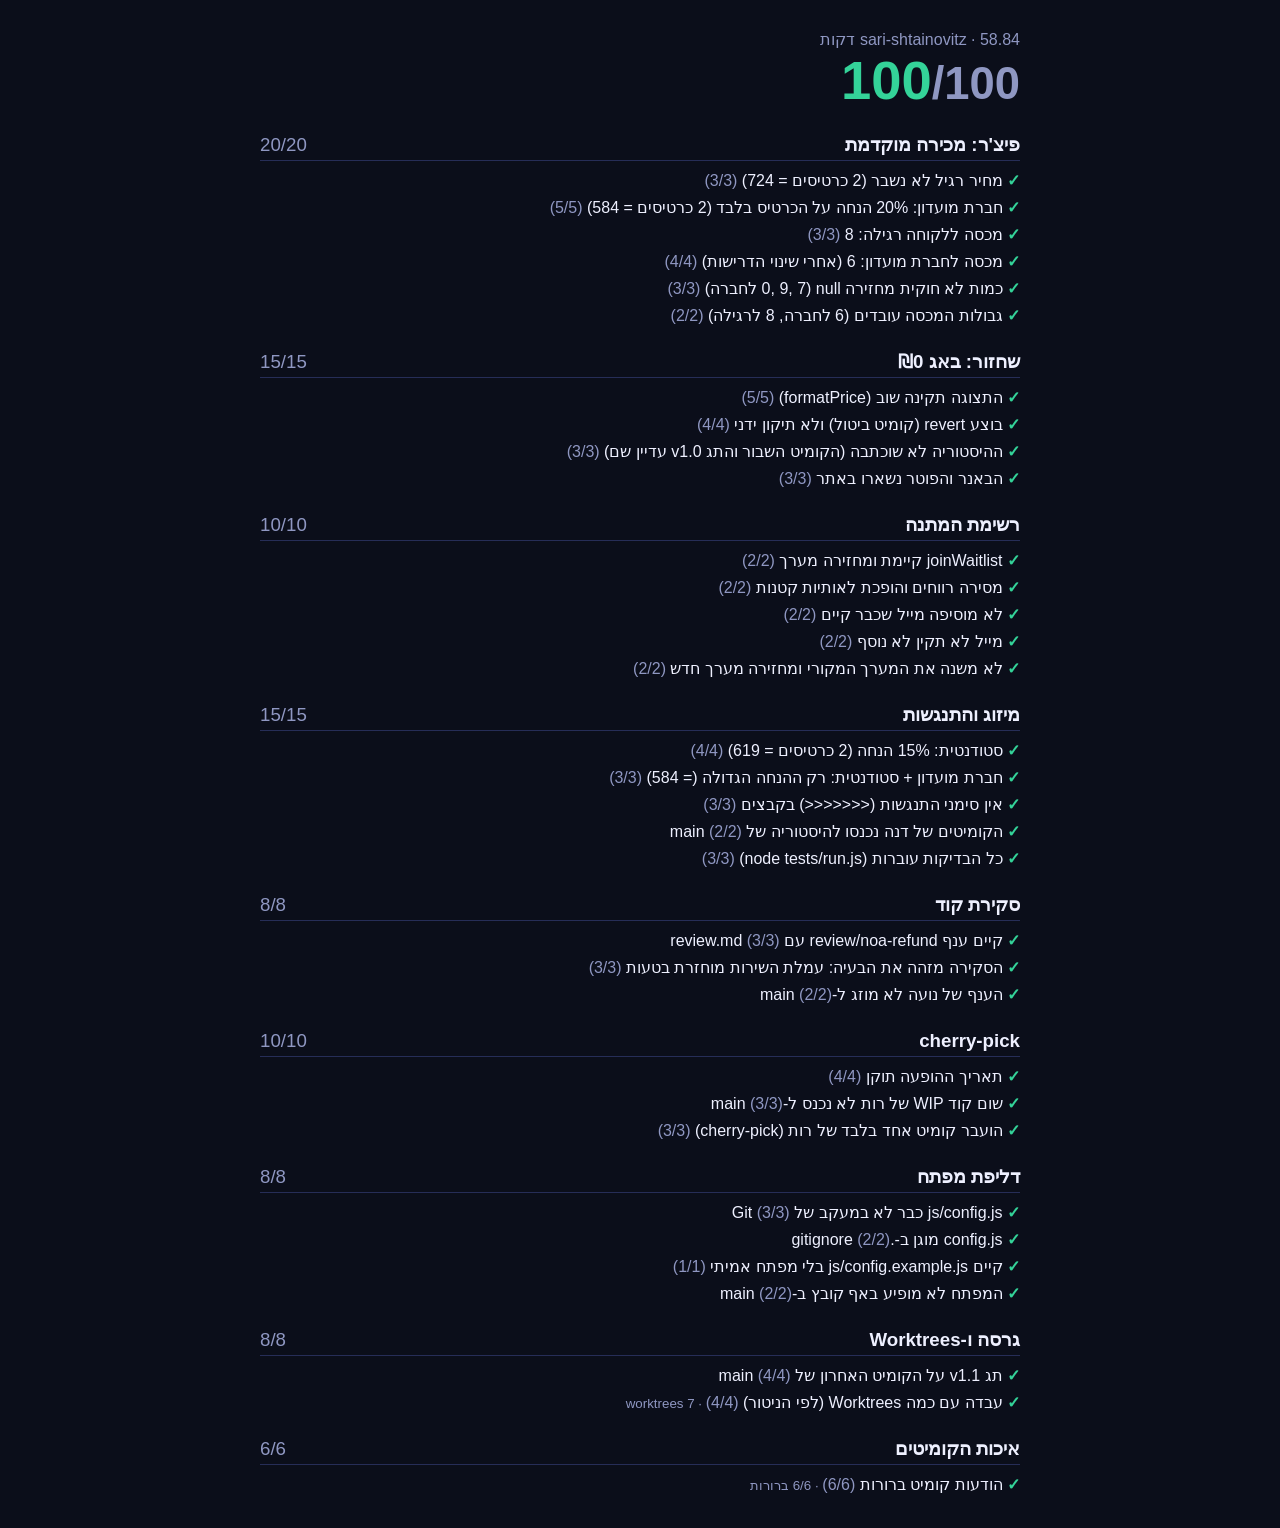
<file: report.html>
<!DOCTYPE html><html lang="he" dir="rtl"><head><meta charset="UTF-8"><title>דוח הגשה – sari-shtainovitz</title><style>body{font-family:"Segoe UI",Arial,sans-serif;background:#0b0e1a;color:#eef0ff;max-width:760px;margin:30px auto;padding:0 16px}.score{font-size:3.4rem;font-weight:800;color:#34d399}.meta{color:#8f97c2}h3{margin:22px 0 6px;border-bottom:1px solid #262d57;padding-bottom:4px}h3 span{float:left;color:#8f97c2;font-weight:400}ul{list-style:none;padding:0;margin:0}li{padding:4px 0}li.ok b{color:#34d399}li.part b{color:#facc15}li.no b{color:#ff5c6c}small,em{color:#8f97c2;font-style:normal}</style></head><body><div class="meta">sari-shtainovitz · 58.84 דקות</div><div class="score">100<small>/100</small></div><h3>פיצ'ר: מכירה מוקדמת <span>20/20</span></h3><ul><li class="ok"><b>✓</b> מחיר רגיל לא נשבר (2 כרטיסים = 724) <em>(3/3)</em></li><li class="ok"><b>✓</b> חברת מועדון: 20% הנחה על הכרטיס בלבד (2 כרטיסים = 584) <em>(5/5)</em></li><li class="ok"><b>✓</b> מכסה ללקוחה רגילה: 8 <em>(3/3)</em></li><li class="ok"><b>✓</b> מכסה לחברת מועדון: 6 (אחרי שינוי הדרישות) <em>(4/4)</em></li><li class="ok"><b>✓</b> כמות לא חוקית מחזירה null (0, 9, 7 לחברה) <em>(3/3)</em></li><li class="ok"><b>✓</b> גבולות המכסה עובדים (6 לחברה, 8 לרגילה) <em>(2/2)</em></li></ul><h3>שחזור: באג ₪0 <span>15/15</span></h3><ul><li class="ok"><b>✓</b> התצוגה תקינה שוב (formatPrice) <em>(5/5)</em></li><li class="ok"><b>✓</b> בוצע revert (קומיט ביטול) ולא תיקון ידני <em>(4/4)</em></li><li class="ok"><b>✓</b> ההיסטוריה לא שוכתבה (הקומיט השבור והתג v1.0 עדיין שם) <em>(3/3)</em></li><li class="ok"><b>✓</b> הבאנר והפוטר נשארו באתר <em>(3/3)</em></li></ul><h3>רשימת המתנה <span>10/10</span></h3><ul><li class="ok"><b>✓</b> joinWaitlist קיימת ומחזירה מערך <em>(2/2)</em></li><li class="ok"><b>✓</b> מסירה רווחים והופכת לאותיות קטנות <em>(2/2)</em></li><li class="ok"><b>✓</b> לא מוסיפה מייל שכבר קיים <em>(2/2)</em></li><li class="ok"><b>✓</b> מייל לא תקין לא נוסף <em>(2/2)</em></li><li class="ok"><b>✓</b> לא משנה את המערך המקורי ומחזירה מערך חדש <em>(2/2)</em></li></ul><h3>מיזוג והתנגשות <span>15/15</span></h3><ul><li class="ok"><b>✓</b> סטודנטית: 15% הנחה (2 כרטיסים = 619) <em>(4/4)</em></li><li class="ok"><b>✓</b> חברת מועדון + סטודנטית: רק ההנחה הגדולה (= 584) <em>(3/3)</em></li><li class="ok"><b>✓</b> אין סימני התנגשות (&lt;&lt;&lt;&lt;&lt;&lt;&lt;) בקבצים <em>(3/3)</em></li><li class="ok"><b>✓</b> הקומיטים של דנה נכנסו להיסטוריה של main <em>(2/2)</em></li><li class="ok"><b>✓</b> כל הבדיקות עוברות (node tests/run.js) <em>(3/3)</em></li></ul><h3>סקירת קוד <span>8/8</span></h3><ul><li class="ok"><b>✓</b> קיים ענף review/noa-refund עם review.md <em>(3/3)</em></li><li class="ok"><b>✓</b> הסקירה מזהה את הבעיה: עמלת השירות מוחזרת בטעות <em>(3/3)</em></li><li class="ok"><b>✓</b> הענף של נועה לא מוזג ל-main <em>(2/2)</em></li></ul><h3>cherry-pick <span>10/10</span></h3><ul><li class="ok"><b>✓</b> תאריך ההופעה תוקן <em>(4/4)</em></li><li class="ok"><b>✓</b> שום קוד WIP של רות לא נכנס ל-main <em>(3/3)</em></li><li class="ok"><b>✓</b> הועבר קומיט אחד בלבד של רות (cherry-pick) <em>(3/3)</em></li></ul><h3>דליפת מפתח <span>8/8</span></h3><ul><li class="ok"><b>✓</b> js/config.js כבר לא במעקב של Git <em>(3/3)</em></li><li class="ok"><b>✓</b> config.js מוגן ב-.gitignore <em>(2/2)</em></li><li class="ok"><b>✓</b> קיים js/config.example.js בלי מפתח אמיתי <em>(1/1)</em></li><li class="ok"><b>✓</b> המפתח לא מופיע באף קובץ ב-main <em>(2/2)</em></li></ul><h3>גרסה ו-Worktrees <span>8/8</span></h3><ul><li class="ok"><b>✓</b> תג v1.1 על הקומיט האחרון של main <em>(4/4)</em></li><li class="ok"><b>✓</b> עבדה עם כמה Worktrees (לפי הניטור) <em>(4/4)</em><small> · 7 worktrees</small></li></ul><h3>איכות הקומיטים <span>6/6</span></h3><ul><li class="ok"><b>✓</b> הודעות קומיט ברורות <em>(6/6)</em><small> · 6/6 ברורות</small></li></ul></body></html>
</file>
